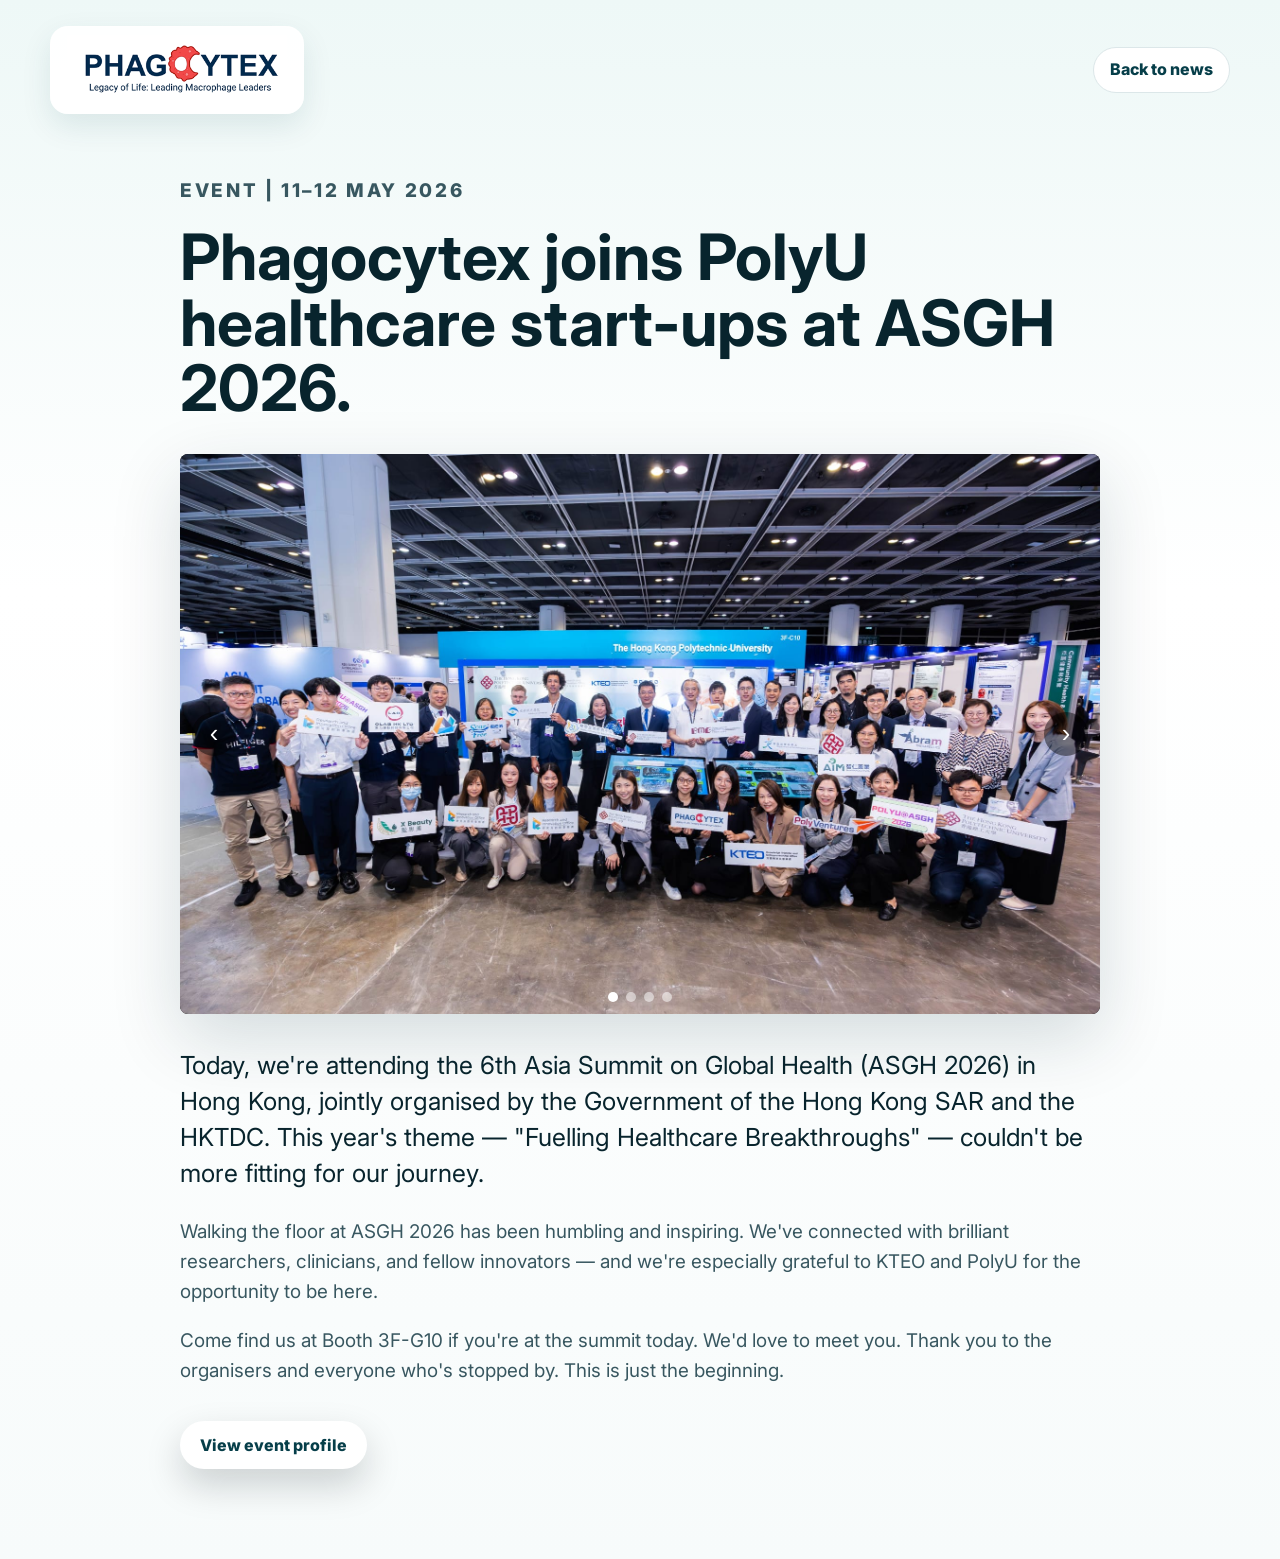
<file: news/asgh-2026.html>
<!doctype html>
<html lang="en">
  <head>
    <meta charset="utf-8" />
    <meta name="viewport" content="width=device-width, initial-scale=1" />
    <title>ASGH 2026 | Phagocytex News</title>
    <link rel="preconnect" href="https://fonts.googleapis.com" />
    <link rel="preconnect" href="https://fonts.gstatic.com" crossorigin />
    <link
      href="https://fonts.googleapis.com/css2?family=Inter:wght@400;500;600;700;800&display=swap"
      rel="stylesheet"
    />
    <link rel="stylesheet" href="../styles.css" />
  </head>
  <body class="detail-page">
    <header class="detail-header">
      <a class="brand" href="../index.html#top" aria-label="Phagocytex home">
        <img src="../assets/phagocytex-logo.png" alt="Phagocytex" />
      </a>
      <a class="detail-back" href="../index.html#news">Back to news</a>
    </header>

    <main class="news-detail">
      <p class="section-kicker">Event | 11–12 May 2026</p>
      <h1>Phagocytex joins PolyU healthcare start-ups at ASGH 2026.</h1>

      <div class="slideshow">
        <div class="slideshow-track">
          <img src="../assets/AGH1.jpeg" alt="Phagocytex team at ASGH 2026 booth" />
          <img src="../assets/AGH2.jpeg" alt="Phagocytex exhibition display at ASGH 2026" />
          <img src="../assets/AGH3.jpeg" alt="Phagocytex team presenting at ASGH 2026" />
          <img src="../assets/AGH4.jpeg" alt="Phagocytex team at the ASGH 2026 main stage" />
        </div>
        <button class="slideshow-btn prev" aria-label="Previous slide">&#8249;</button>
        <button class="slideshow-btn next" aria-label="Next slide">&#8250;</button>
        <div class="slideshow-dots">
          <span class="dot active"></span>
          <span class="dot"></span>
          <span class="dot"></span>
          <span class="dot"></span>
        </div>
      </div>

      <p class="detail-lead">
        Today, we're attending the 6th Asia Summit on Global Health (ASGH 2026) in Hong Kong, jointly organised by the
        Government of the Hong Kong SAR and the HKTDC. This year's theme — "Fuelling Healthcare Breakthroughs" —
        couldn't be more fitting for our journey.
      </p>

      <p>
        Walking the floor at ASGH 2026 has been humbling and inspiring. We've connected with brilliant researchers,
        clinicians, and fellow innovators — and we're especially grateful to KTEO and PolyU for the opportunity to be
        here.
      </p>

      <p>
        Come find us at Booth 3F-G10 if you're at the summit today. We'd love to meet you. Thank you to the organisers
        and everyone who's stopped by. This is just the beginning.
      </p>

      <a
        class="button primary detail-button"
        href="https://www.polyu.edu.hk/kteo/about-kteo/news-and-events/events/2026/05/asgh/"
        target="_blank"
        rel="noopener"
      >
        View event profile
      </a>
    </main>

    <script>
      const track = document.querySelector('.slideshow-track');
      const dots = document.querySelectorAll('.slideshow-dots .dot');
      let current = 0;
      const total = track.children.length;

      function goTo(n) {
        current = (n + total) % total;
        track.style.transform = `translateX(-${current * 100}%)`;
        dots.forEach((d, i) => d.classList.toggle('active', i === current));
      }

      document.querySelector('.slideshow-btn.prev').addEventListener('click', () => goTo(current - 1));
      document.querySelector('.slideshow-btn.next').addEventListener('click', () => goTo(current + 1));
      dots.forEach((d, i) => d.addEventListener('click', () => goTo(i)));

      setInterval(() => goTo(current + 1), 4000);
    </script>
  </body>
</html>
</file>
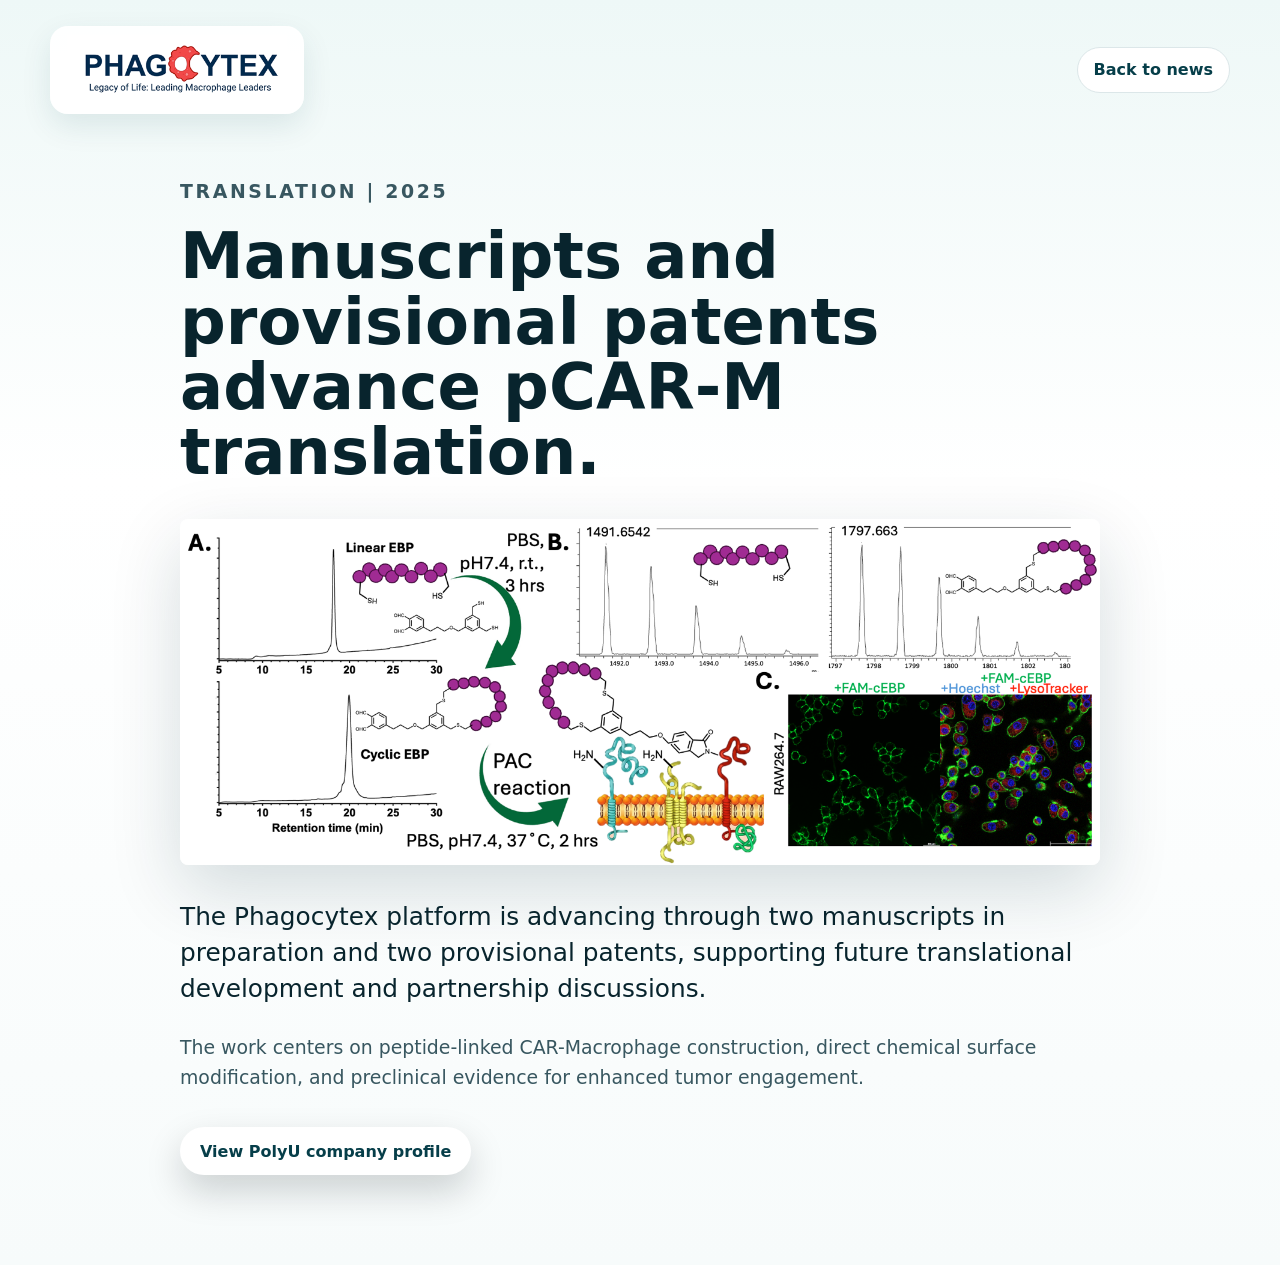
<file: news/ip-translation.html>
<!doctype html>
<html lang="en">
  <head>
    <meta charset="utf-8" />
    <meta name="viewport" content="width=device-width, initial-scale=1" />
    <title>pCAR-M Translation | Phagocytex News</title>
    <link rel="stylesheet" href="../styles.css" />
  </head>
  <body class="detail-page">
    <header class="detail-header">
      <a class="brand" href="../index.html#top" aria-label="Phagocytex home">
        <img src="../assets/phagocytex-logo.png" alt="Phagocytex" />
      </a>
      <a class="detail-back" href="../index.html#news">Back to news</a>
    </header>
    <main class="news-detail">
      <p class="section-kicker">Translation | 2025</p>
      <h1>Manuscripts and provisional patents advance pCAR-M translation.</h1>
      <img class="detail-hero-image" src="../assets/study/image2.png" alt="pCAR-M chemistry and cell-surface conjugation figure" />
      <p class="detail-lead">
        The Phagocytex platform is advancing through two manuscripts in preparation and two provisional patents,
        supporting future translational development and partnership discussions.
      </p>
      <p>
        The work centers on peptide-linked CAR-Macrophage construction, direct chemical surface modification, and
        preclinical evidence for enhanced tumor engagement.
      </p>
      <a class="button primary detail-button" href="https://www.polyu.edu.hk/abct/research/knowledge-transfer/phagocytex-limited/">
        View PolyU company profile
      </a>
    </main>
  </body>
</html>
</file>
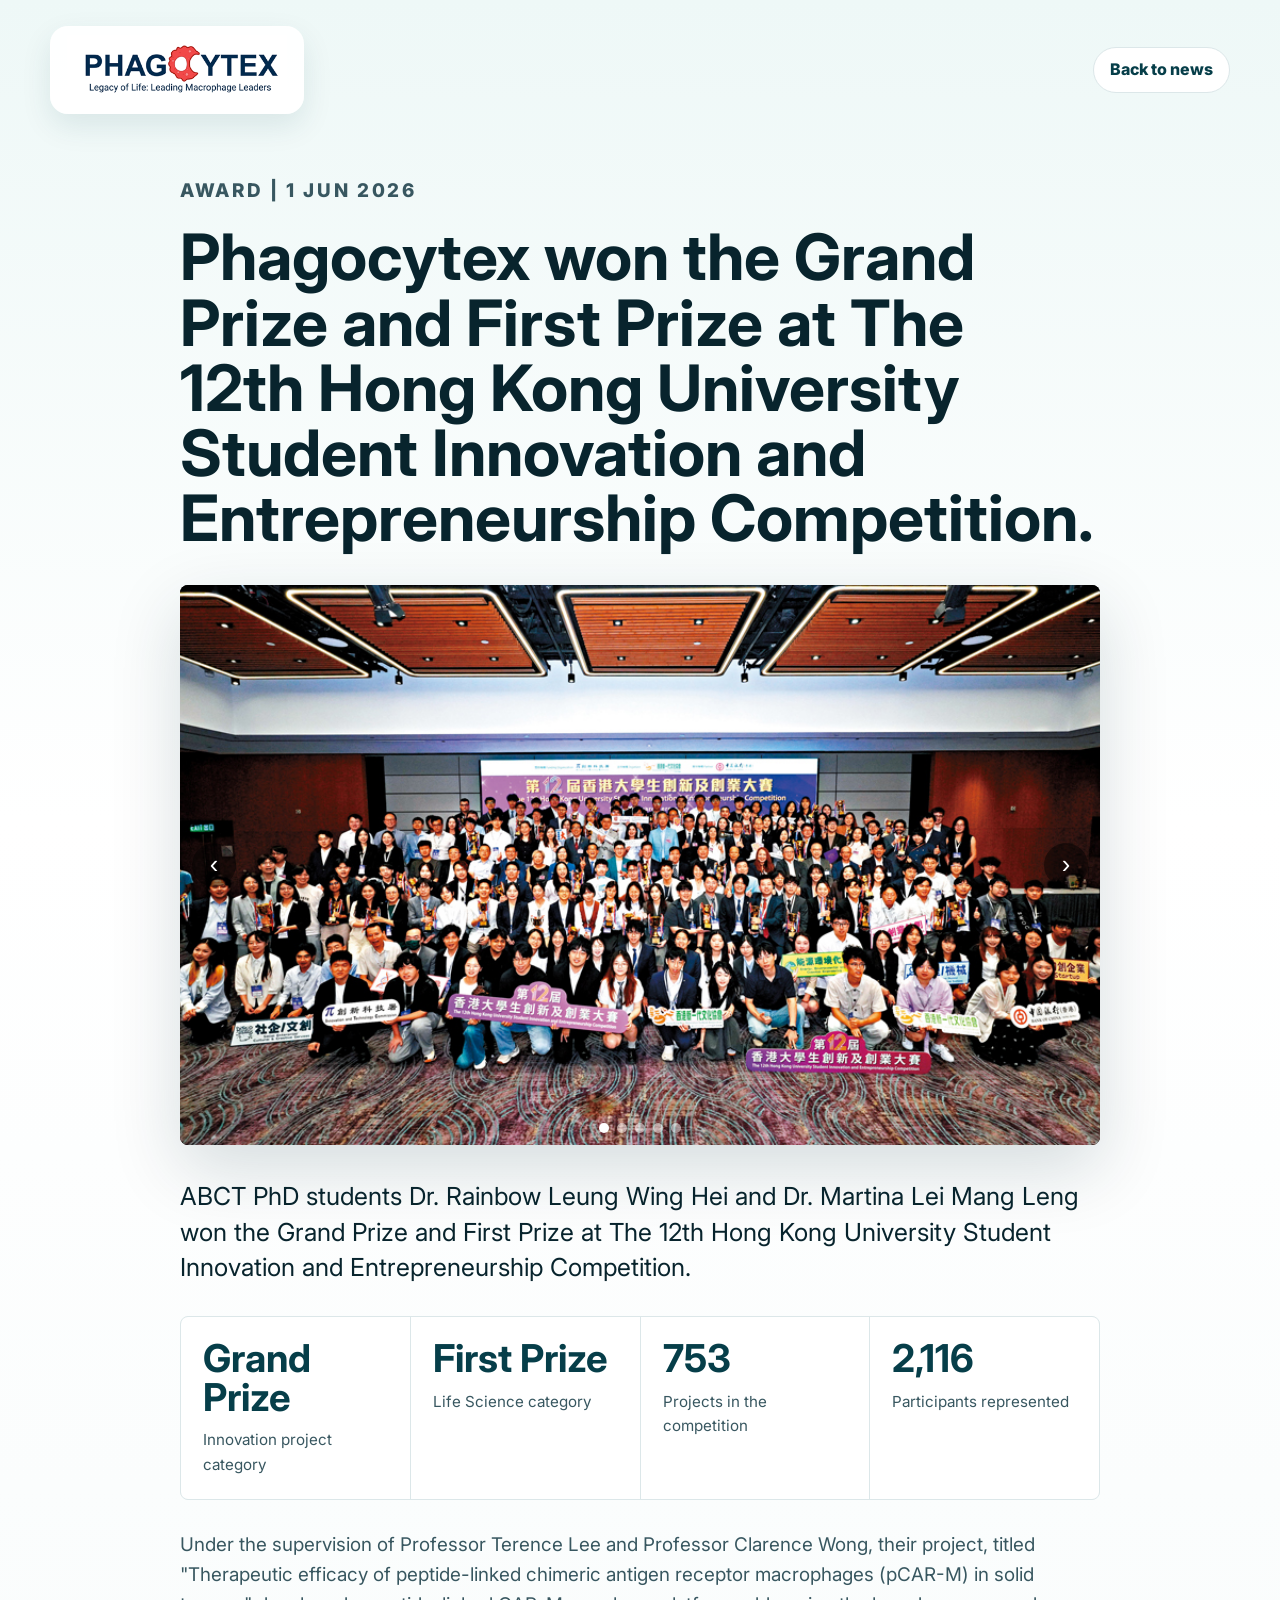
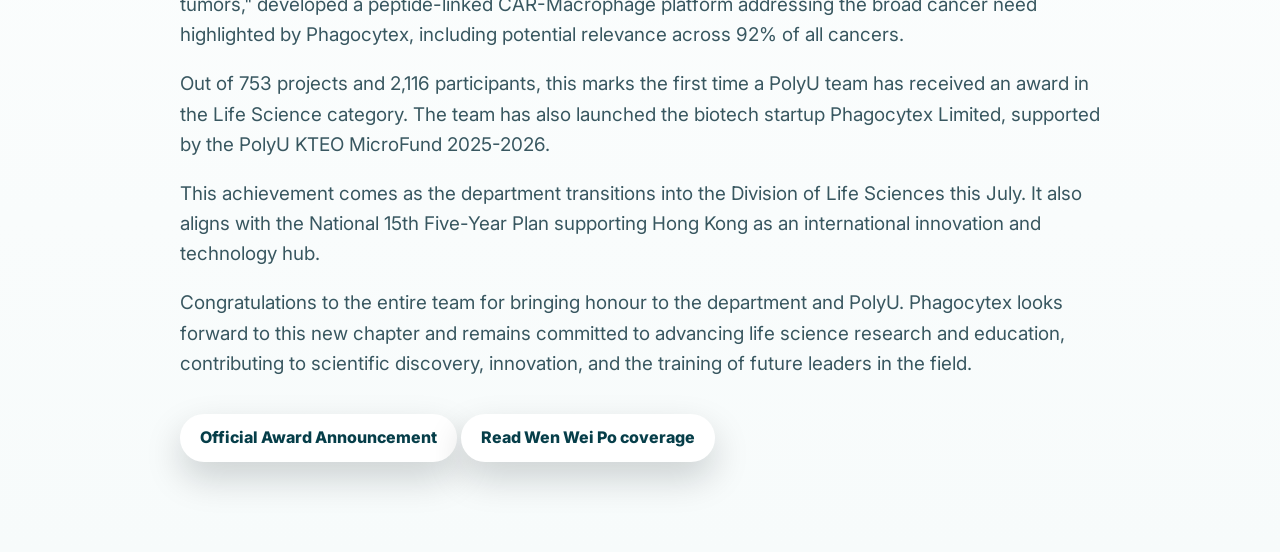
<file: news/life-science-competition.html>
<!doctype html>
<html lang="en">
  <head>
    <meta charset="utf-8" />
    <meta name="viewport" content="width=device-width, initial-scale=1" />
    <title>Historic Life Science Achievement For HK PolyU | Phagocytex News</title>
    <meta
      name="description"
      content="Phagocytex pCAR-M project recognized at The 12th Hong Kong University Student Innovation and Entrepreneurship Competition."
    />
    <link rel="preconnect" href="https://fonts.googleapis.com" />
    <link rel="preconnect" href="https://fonts.gstatic.com" crossorigin />
    <link
      href="https://fonts.googleapis.com/css2?family=Inter:wght@400;500;600;700;800&display=swap"
      rel="stylesheet"
    />
    <link rel="stylesheet" href="../styles.css" />
  </head>
  <body class="detail-page">
    <header class="detail-header">
      <a class="brand" href="../index.html#top" aria-label="Phagocytex home">
        <img src="../assets/phagocytex-logo.png" alt="Phagocytex" />
      </a>
      <a class="detail-back" href="../index.html#news">Back to news</a>
    </header>

    <main class="news-detail">
      <p class="section-kicker">Award | 1 Jun 2026</p>
      <h1>Phagocytex won the Grand Prize and First Prize at The 12th Hong Kong University Student Innovation and Entrepreneurship Competition.</h1>
      <div class="slideshow">
        <div class="slideshow-track">
          <img src="../assets/news-life-science-competition.jpg" alt="Rainbow Leung and Martina Lei presenting the pCAR-M project" />
          <img src="../assets/award1.jpeg" alt="Team receiving Grand Prize and First Prize cheques" />
          <img src="../assets/award2.jpg" alt="Team on stage receiving Grand Prize at the 12th HK University Student Innovation and Entrepreneurship Competition" />
          <img src="../assets/award3.jpeg" alt="Award ceremony at the 12th HK University Student Innovation and Entrepreneurship Competition" />
          <img src="../assets/award4.jpeg" alt="Phagocytex team at the 12th HK University Student Innovation and Entrepreneurship Competition" />
        </div>
        <button class="slideshow-btn prev" aria-label="Previous slide">&#8249;</button>
        <button class="slideshow-btn next" aria-label="Next slide">&#8250;</button>
        <div class="slideshow-dots">
          <span class="dot active"></span>
          <span class="dot"></span>
          <span class="dot"></span>
          <span class="dot"></span>
          <span class="dot"></span>
        </div>
      </div>
      <p class="detail-lead">
        ABCT PhD students Dr. Rainbow Leung Wing Hei and Dr. Martina Lei Mang Leng won the Grand Prize and First Prize
        at The 12th Hong Kong University Student Innovation and Entrepreneurship Competition.
      </p>

      <section class="detail-facts" aria-label="Award highlights">
        <div>
          <strong>Grand Prize</strong>
          <span>Innovation project category</span>
        </div>
        <div>
          <strong>First Prize</strong>
          <span>Life Science category</span>
        </div>
        <div>
          <strong>753</strong>
          <span>Projects in the competition</span>
        </div>
        <div>
          <strong>2,116</strong>
          <span>Participants represented</span>
        </div>
      </section>

      <p>
        Under the supervision of Professor Terence Lee and Professor Clarence Wong, their project, titled "Therapeutic
        efficacy of peptide-linked chimeric antigen receptor macrophages (pCAR-M) in solid tumors," developed a
        peptide-linked CAR-Macrophage platform addressing the broad cancer need highlighted by Phagocytex, including
        potential relevance across 92% of all cancers.
      </p>
      <p>
        Out of 753 projects and 2,116 participants, this marks the first time a PolyU team has received an award in the
        Life Science category. The team has also launched the biotech startup Phagocytex Limited, supported by the PolyU
        KTEO MicroFund 2025-2026.
      </p>
      <p>
        This achievement comes as the department transitions into the Division of Life Sciences this July. It also aligns
        with the National 15th Five-Year Plan supporting Hong Kong as an international innovation and technology hub.
      </p>
      <p>
        Congratulations to the entire team for bringing honour to the department and PolyU. Phagocytex looks forward to
        this new chapter and remains committed to advancing life science research and education, contributing to
        scientific discovery, innovation, and the training of future leaders in the field.
      </p>
      <a class="button primary detail-button" href="https://iec.newgen.org.hk/act-album/%e7%ac%ac12%e5%b1%86%e9%a6%99%e6%b8%af%e5%a4%a7%e5%ad%b8%e7%94%9f%e5%89%b5%e6%96%b0%e5%8f%8a%e5%89%b5%e6%a5%ad%e5%a4%a7%e8%b3%bd-%e9%a0%92%e7%8d%8e%e5%85%b8%e7%a6%ae%e8%8a%b1%e7%b5%ae/" target="_blank" rel="noopener">
        Official Award Announcement
      </a>
      <a class="button primary detail-button" href="https://www.wenweipo.com/a/202605/31/AP6a1b4d36e4b0b49ad1bd6608.html" target="_blank" rel="noopener">
        Read Wen Wei Po coverage
      </a>
    </main>
    <script>
      const track = document.querySelector('.slideshow-track');
      const dots = document.querySelectorAll('.slideshow-dots .dot');
      let current = 0;
      const total = track.children.length;

      function goTo(n) {
        current = (n + total) % total;
        track.style.transform = `translateX(-${current * 100}%)`;
        dots.forEach((d, i) => d.classList.toggle('active', i === current));
      }

      document.querySelector('.slideshow-btn.prev').addEventListener('click', () => goTo(current - 1));
      document.querySelector('.slideshow-btn.next').addEventListener('click', () => goTo(current + 1));
      dots.forEach((d, i) => d.addEventListener('click', () => goTo(i)));

      setInterval(() => goTo(current + 1), 4000);
    </script>
  </body>
</html>
</file>
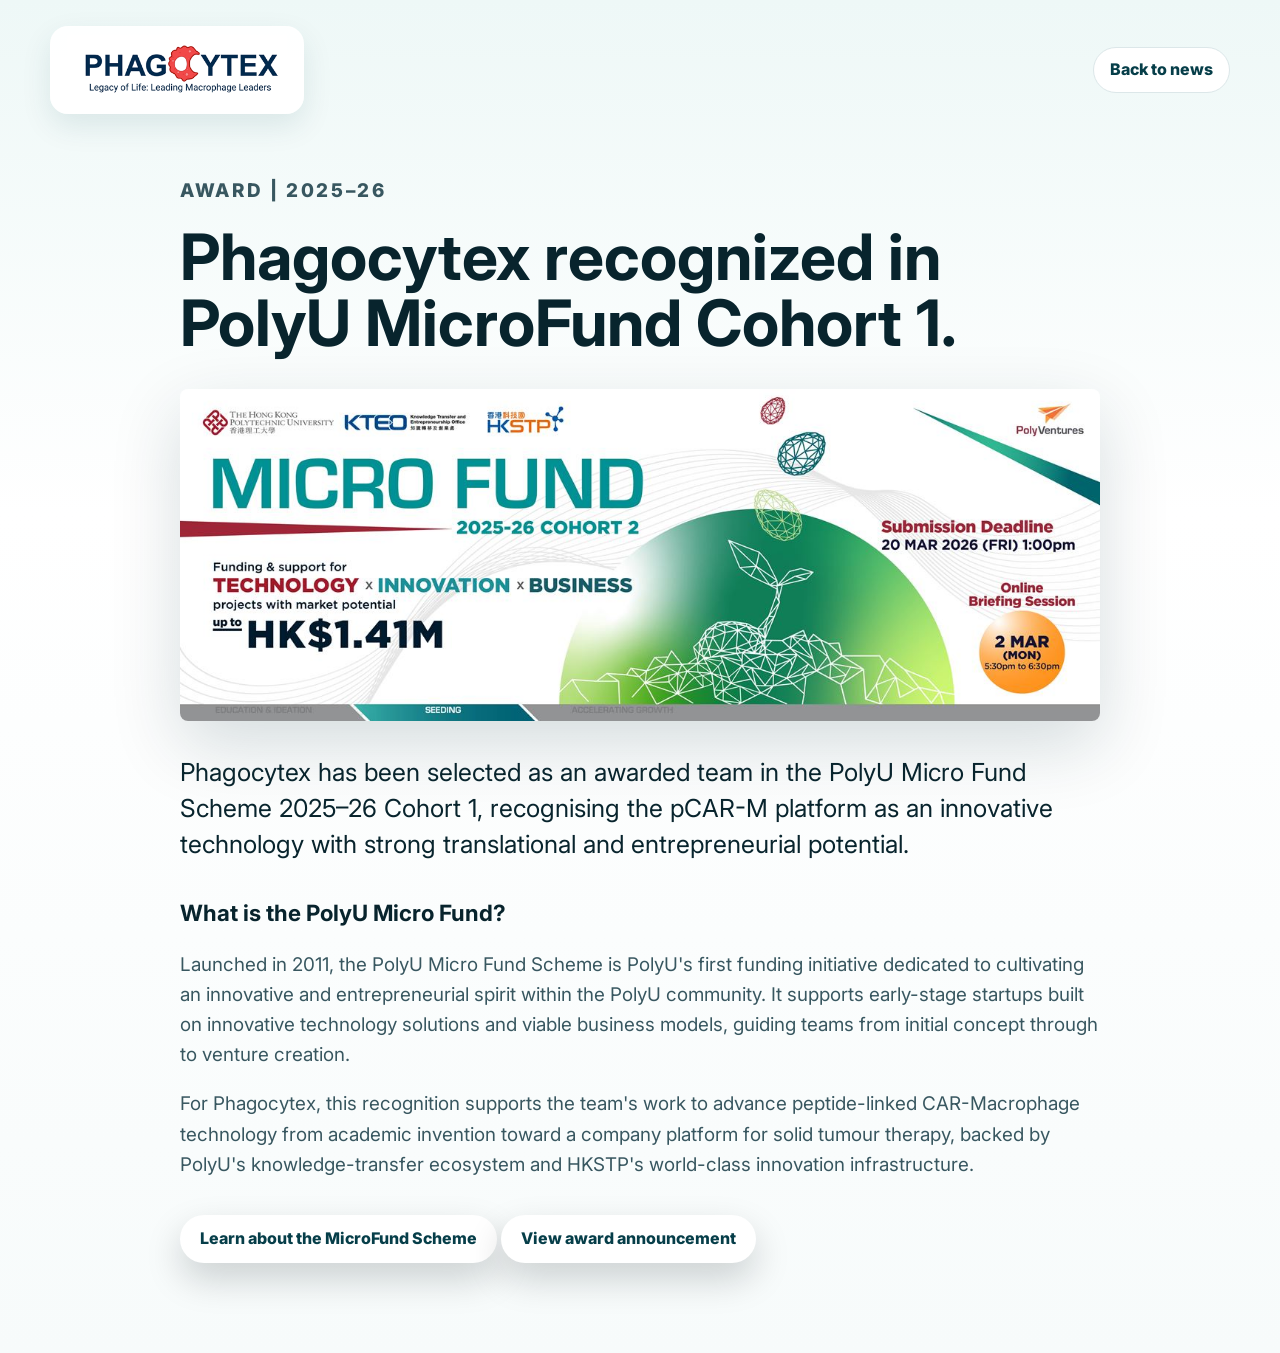
<file: news/polyu-microfund.html>
<!doctype html>
<html lang="en">
  <head>
    <meta charset="utf-8" />
    <meta name="viewport" content="width=device-width, initial-scale=1" />
    <title>PolyU-MicroFund Recognition | Phagocytex News</title>
    <link rel="preconnect" href="https://fonts.googleapis.com" />
    <link rel="preconnect" href="https://fonts.gstatic.com" crossorigin />
    <link
      href="https://fonts.googleapis.com/css2?family=Inter:wght@400;500;600;700;800&display=swap"
      rel="stylesheet"
    />
    <link rel="stylesheet" href="../styles.css" />
  </head>
  <body class="detail-page">
    <header class="detail-header">
      <a class="brand" href="../index.html#top" aria-label="Phagocytex home">
        <img src="../assets/phagocytex-logo.png" alt="Phagocytex" />
      </a>
      <a class="detail-back" href="../index.html#news">Back to news</a>
    </header>

    <main class="news-detail">
      <p class="section-kicker">Award | 2025–26</p>
      <h1>Phagocytex recognized in PolyU MicroFund Cohort 1.</h1>

      <img
        class="detail-hero-image"
        src="../assets/microfund.jpg"
        alt="Phagocytex recognized in PolyU MicroFund Cohort 1"
      />

      <p class="detail-lead">
        Phagocytex has been selected as an awarded team in the PolyU Micro Fund Scheme 2025–26 Cohort 1, recognising
        the pCAR-M platform as an innovative technology with strong translational and entrepreneurial potential.
      </p>

      <h2 style="font-size:1.4rem; margin: 32px 0 12px;">What is the PolyU Micro Fund?</h2>
      <p>
        Launched in 2011, the PolyU Micro Fund Scheme is PolyU's first funding initiative dedicated to cultivating an
        innovative and entrepreneurial spirit within the PolyU community. It supports early-stage startups built on
        innovative technology solutions and viable business models, guiding teams from initial concept through to
        venture creation.
      </p>

      <p>
        For Phagocytex, this recognition supports the team's work to advance peptide-linked CAR-Macrophage technology
        from academic invention toward a company platform for solid tumour therapy, backed by PolyU's knowledge-transfer
        ecosystem and HKSTP's world-class innovation infrastructure.
      </p>

      <a
        class="button primary detail-button"
        href="https://www.polyu.edu.hk/kteo/entrepreneurship/funding_investment/polyu-micro-fund-scheme/"
        target="_blank"
        rel="noopener"
      >
        Learn about the MicroFund Scheme
      </a>
      <a
        class="button primary detail-button"
        href="https://www.instagram.com/p/DZCqcnPgb-P/"
        target="_blank"
        rel="noopener"
      >
        View award announcement
      </a>
    </main>
  </body>
</html>
</file>
<file: styles.css>
:root {
  color-scheme: light;
  --ink: #08242d;
  --ink-soft: #385760;
  --muted: #6d8187;
  --line: #dce7e9;
  --paper: #f7fbfb;
  --white: #ffffff;
  --teal: #086d78;
  --teal-deep: #063e49;
  --teal-light: #d9f2ef;
  --cyan: #44b7bd;
  --amber: #c9923d;
  --shadow: 0 24px 70px rgba(4, 45, 55, 0.16);
  --radius: 8px;
  --max: 1180px;
}

* {
  box-sizing: border-box;
}

html {
  scroll-behavior: smooth;
  overflow-x: hidden;
}

body {
  margin: 0;
  overflow-x: hidden;
  background: var(--paper);
  color: var(--ink);
  font-family: "Inter", system-ui, -apple-system, BlinkMacSystemFont, "Segoe UI", sans-serif;
  line-height: 1.6;
}

body.nav-open {
  overflow: hidden;
}

.scroll-progress {
  position: fixed;
  z-index: 40;
  top: 0;
  left: 0;
  width: 100%;
  height: 3px;
  background: linear-gradient(90deg, var(--cyan), var(--amber));
  transform: scaleX(var(--scroll-progress, 0));
  transform-origin: left center;
}

a {
  color: inherit;
  text-decoration: none;
}

img {
  display: block;
  max-width: 100%;
}

.site-header {
  position: fixed;
  z-index: 20;
  top: 0;
  left: 0;
  right: 0;
  display: flex;
  align-items: center;
  justify-content: space-between;
  gap: 24px;
  padding: 18px clamp(20px, 4vw, 56px);
  color: var(--white);
  transition: background 180ms ease, box-shadow 180ms ease, color 180ms ease;
}

.site-header.is-scrolled,
.site-header.is-open {
  background: rgba(255, 255, 255, 0.94);
  color: var(--ink);
  box-shadow: 0 10px 30px rgba(6, 45, 54, 0.1);
  backdrop-filter: blur(16px);
}

.brand {
  display: inline-flex;
  align-items: center;
  min-width: max-content;
  border: 1px solid rgba(255, 255, 255, 0.72);
  border-radius: 18px;
  background: rgba(255, 255, 255, 0.94);
  box-shadow: 0 14px 35px rgba(0, 0, 0, 0.1);
  padding: 8px 16px;
}

.brand img {
  width: 220px;
  height: auto;
}

.main-nav {
  display: flex;
  align-items: center;
  gap: 26px;
  font-size: 0.92rem;
  font-weight: 600;
}

.main-nav a {
  opacity: 0.88;
}

.main-nav a:hover {
  opacity: 1;
}

.nav-cta {
  padding: 10px 16px;
  border: 1px solid currentColor;
  border-radius: 999px;
}

.nav-toggle {
  display: none;
  width: 44px;
  height: 44px;
  border: 1px solid rgba(255, 255, 255, 0.42);
  border-radius: 999px;
  background: rgba(255, 255, 255, 0.12);
  color: currentColor;
}

.site-header.is-scrolled .nav-toggle,
.site-header.is-open .nav-toggle {
  border-color: var(--line);
}

.nav-toggle span {
  display: block;
  width: 18px;
  height: 2px;
  margin: 4px auto;
  background: currentColor;
  border-radius: 99px;
}

.hero {
  position: relative;
  min-height: 760px;
  overflow: hidden;
  isolation: isolate;
  background: var(--teal-deep);
  color: var(--white);
}

.hero-media,
.hero-fallback,
.hero-overlay {
  position: absolute;
  inset: 0;
}

.hero-media,
.hero-fallback {
  width: 100%;
  height: 100%;
  object-fit: cover;
  object-position: 58% center;
  transform: scale(calc(1.04 + var(--hero-progress, 0) * 0.06)) translateY(calc(var(--hero-progress, 0) * 38px));
  transform-origin: center;
  transition: transform 120ms linear;
}

.hero-media {
  z-index: -2;
}

.hero-fallback {
  z-index: -3;
}

.hero-overlay {
  z-index: -1;
  background:
    linear-gradient(90deg, rgba(2, 28, 35, 0.92) 0%, rgba(4, 45, 54, 0.82) 33%, rgba(4, 45, 54, 0.38) 65%, rgba(2, 28, 35, 0.16) 100%),
    linear-gradient(180deg, rgba(3, 31, 39, 0.32) 0%, rgba(3, 31, 39, 0.05) 55%, rgba(3, 31, 39, 0.76) 100%);
}

.hero-content {
  width: min(660px, calc(100% - 40px));
  padding: 138px 0 170px;
  margin-left: clamp(20px, 7vw, 96px);
  transform: translateY(calc(var(--hero-progress, 0) * 28px));
  transition: transform 120ms linear;
}

.eyebrow,
.section-kicker {
  margin: 0 0 18px;
  color: var(--cyan);
  font-size: 0.78rem;
  font-weight: 800;
  letter-spacing: 0.14em;
  text-transform: uppercase;
}

.hero h1,
.section h2,
.contact h2 {
  margin: 0;
  line-height: 1.02;
  letter-spacing: 0;
}

.hero h1 {
  max-width: 760px;
  font-size: clamp(3rem, 6.2vw, 5.9rem);
}

.hero-copy {
  max-width: 590px;
  margin: 28px 0 0;
  color: rgba(255, 255, 255, 0.82);
  font-size: clamp(1.05rem, 1.4vw, 1.28rem);
}

.hero-actions {
  display: flex;
  flex-wrap: wrap;
  gap: 14px;
  margin-top: 36px;
}

.button {
  display: inline-flex;
  min-height: 48px;
  align-items: center;
  justify-content: center;
  border-radius: 999px;
  padding: 13px 20px;
  font-weight: 800;
  line-height: 1.2;
  transition: transform 180ms ease, box-shadow 180ms ease, background 180ms ease;
}

.button:hover {
  transform: translateY(-2px);
}

.reveal {
  opacity: 0;
  transform: translateY(36px) scale(0.985);
  transition:
    opacity 750ms ease,
    transform 750ms cubic-bezier(0.16, 1, 0.3, 1);
  transition-delay: calc(var(--reveal-index, 0) * 80ms);
}

.reveal.is-visible {
  opacity: 1;
  transform: translateY(0) scale(1);
}

/* Directional variants */
.reveal--left {
  transform: translateX(-48px) scale(0.97);
}
.reveal--right {
  transform: translateX(48px) scale(0.97);
}
.reveal--left.is-visible,
.reveal--right.is-visible {
  transform: translateX(0) scale(1);
}

.section-heading.reveal {
  transform: translateY(44px);
}

.study-hero-figure.reveal,
.study-data-figure.reveal,
.news-card.reveal,
.study-card.reveal,
.feature-card.reveal,
.pipeline-board.reveal {
  transform: translateY(48px) scale(0.96);
}

.study-hero-figure.reveal.is-visible,
.study-data-figure.reveal.is-visible,
.news-card.reveal.is-visible,
.study-card.reveal.is-visible,
.feature-card.reveal.is-visible,
.pipeline-board.reveal.is-visible {
  transform: translateY(0) scale(1);
}

/* Feature cards: left → up → right */
.feature-card.reveal:nth-child(1) { transform: translateX(-48px) scale(0.97); }
.feature-card.reveal:nth-child(3) { transform: translateX(48px) scale(0.97); }
.feature-card.reveal:nth-child(1).is-visible,
.feature-card.reveal:nth-child(3).is-visible { transform: translateX(0) scale(1); }

/* Science flow articles: left → up → right */
.science-flow article.reveal:nth-child(1) { transform: translateX(-52px); }
.science-flow article.reveal:nth-child(3) { transform: translateX(52px); }
.science-flow article.reveal:nth-child(1).is-visible,
.science-flow article.reveal:nth-child(3).is-visible { transform: translateX(0); }

/* Team grid: alternate left/right */
.team-grid article.reveal:nth-child(odd)  { transform: translateX(-40px); }
.team-grid article.reveal:nth-child(even) { transform: translateX(40px); }
.team-grid article.reveal:nth-child(odd).is-visible,
.team-grid article.reveal:nth-child(even).is-visible { transform: translateX(0); }

/* Image zoom-in on cards */
.news-card.reveal .news-photo,
.study-card.reveal img {
  transform: scale(1.06);
  transition: transform 950ms cubic-bezier(0.16, 1, 0.3, 1);
}

.news-card.reveal.is-visible .news-photo,
.study-card.reveal.is-visible img {
  transform: scale(1);
}

/* Metric counter pop */
.metric.reveal strong {
  transform: translateY(12px);
  transition: transform 750ms cubic-bezier(0.16, 1, 0.3, 1);
}

.metric.reveal.is-visible strong {
  transform: translateY(0);
}

/* Parallax on study hero image */
.study-hero-figure img {
  will-change: transform;
  transition: transform 0.1s linear;
}

/* Hero panel items slide in from the right */
.hero-panel > div.reveal {
  transform: translateX(40px);
}
.hero-panel > div.reveal.is-visible {
  transform: translateX(0);
}

/* Intro section: kicker from left, text from right */
.intro .section-grid > *:first-child.reveal {
  transform: translateX(-36px);
}
.intro .section-grid > *:last-child.reveal {
  transform: translateX(36px);
}
.intro .section-grid > *.reveal.is-visible {
  transform: translateX(0);
}

.button.primary {
  background: var(--white);
  color: var(--teal-deep);
  box-shadow: 0 16px 36px rgba(1, 18, 24, 0.18);
}

.button.secondary {
  border: 1px solid rgba(255, 255, 255, 0.46);
  color: var(--white);
}

.contact-card .button.primary {
  background: var(--teal-deep);
  color: var(--white);
  box-shadow: none;
}

.hero-panel {
  position: absolute;
  right: clamp(20px, 5vw, 72px);
  bottom: 30px;
  display: grid;
  width: min(760px, calc(100% - 40px));
  grid-template-columns: repeat(3, 1fr);
  border: 1px solid rgba(255, 255, 255, 0.2);
  border-radius: var(--radius);
  background: rgba(4, 34, 42, 0.58);
  box-shadow: 0 30px 90px rgba(0, 0, 0, 0.22);
  backdrop-filter: blur(18px);
  transform: translateY(calc(var(--hero-progress, 0) * -18px));
  transition: transform 120ms linear;
}

.hero-panel div {
  padding: 18px;
}

.hero-panel div + div {
  border-left: 1px solid rgba(255, 255, 255, 0.18);
}

.hero-panel strong {
  display: block;
  font-size: 1.18rem;
}

.hero-panel span {
  display: block;
  margin-top: 6px;
  color: rgba(255, 255, 255, 0.68);
  font-size: 0.88rem;
  line-height: 1.45;
}

.section {
  padding: 96px clamp(20px, 5vw, 72px);
}

.section-grid,
.section-heading,
.translation,
.contact,
.site-footer {
  width: min(var(--max), 100%);
  margin: 0 auto;
}

.section-grid {
  display: grid;
  grid-template-columns: 220px minmax(0, 1fr);
  gap: clamp(28px, 6vw, 72px);
  align-items: start;
}

.intro {
  background: var(--white);
}

.intro h2,
.section-heading h2,
.translation h2,
.contact h2 {
  color: var(--ink);
  font-size: clamp(2.1rem, 4vw, 4.4rem);
}

.intro p:not(.section-kicker),
.section-heading p:not(.section-kicker),
.translation p,
.contact p,
.feature-card p,
.study-card p,
.news-card p,
.science-flow p,
.team-grid p,
.pipeline-program span,
.pipeline-legend p,
.timeline p {
  color: var(--ink-soft);
}

.intro p:not(.section-kicker) {
  max-width: 800px;
  margin: 24px 0 0;
  font-size: 1.18rem;
}

.platform-band {
  background: linear-gradient(180deg, #edf7f7 0%, #f7fbfb 100%);
}

.section-heading {
  margin-bottom: 44px;
}

.section-heading p:not(.section-kicker) {
  max-width: 760px;
  margin: 22px 0 0;
  font-size: 1.08rem;
}

.section-heading.narrow {
  max-width: 850px;
  margin-left: 0;
}

.feature-grid,
.team-grid {
  display: grid;
  width: min(var(--max), 100%);
  grid-template-columns: repeat(3, 1fr);
  gap: 18px;
  margin: 0 auto;
}

.feature-card,
.team-grid article,
.contact-card {
  border: 1px solid var(--line);
  border-radius: var(--radius);
  background: var(--white);
}

.feature-card {
  min-height: 310px;
  padding: 28px;
  box-shadow: 0 18px 45px rgba(6, 68, 78, 0.08);
}

.feature-icon {
  display: inline-grid;
  width: 52px;
  height: 52px;
  place-items: center;
  border-radius: 50%;
  background: var(--teal-light);
  color: var(--teal);
  font-weight: 800;
}

.feature-card h3,
.science-flow h3,
.team-grid h3,
.contact-card h3 {
  margin: 26px 0 10px;
  color: var(--ink);
  font-size: 1.32rem;
  line-height: 1.2;
}

.science {
  overflow: hidden;
  background: var(--white);
}

.science-flow {
  display: grid;
  width: min(var(--max), 100%);
  grid-template-columns: repeat(3, 1fr);
  gap: 1px;
  margin: 0 auto;
  border: 1px solid var(--line);
  border-radius: var(--radius);
  background: var(--line);
  overflow: hidden;
}

.science-flow article {
  position: relative;
  min-height: 270px;
  padding: 34px;
  background: var(--white);
}

.science-flow article::after {
  content: "";
  position: absolute;
  top: 41px;
  right: -14px;
  z-index: 2;
  width: 28px;
  height: 28px;
  border-top: 1px solid var(--line);
  border-right: 1px solid var(--line);
  background: var(--white);
  transform: rotate(45deg);
}

.science-flow article:last-child::after {
  display: none;
}

.science-flow span,
.study-card span,
.timeline span {
  color: var(--amber);
  font-size: 0.78rem;
  font-weight: 800;
  letter-spacing: 0.12em;
  text-transform: uppercase;
}

.concept-study {
  background:
    linear-gradient(180deg, #f7fbfb 0%, #ffffff 48%, #eef8f7 100%);
}

.study-hero-figure,
.study-grid,
.study-data-figure {
  width: min(var(--max), 100%);
  margin: 0 auto;
}

.study-hero-figure,
.study-data-figure {
  overflow: hidden;
  border: 1px solid var(--line);
  border-radius: var(--radius);
  background: var(--white);
  box-shadow: 0 22px 60px rgba(6, 68, 78, 0.1);
}

.study-hero-figure img {
  width: 100%;
  height: auto;
  aspect-ratio: 1409 / 705;
  object-fit: contain;
  padding: clamp(8px, 1.5vw, 16px);
  background: var(--white);
}

.study-hero-figure figcaption {
  margin: 0;
  padding: 18px 22px;
  border-top: 1px solid var(--line);
  color: var(--ink-soft);
  font-size: 0.95rem;
}

.study-data-figure {
  margin-top: 24px;
}

.study-data-figure img {
  width: 100%;
  height: auto;
  aspect-ratio: 1810 / 1032;
  object-fit: contain;
  padding: clamp(8px, 1.4vw, 16px);
  background: var(--white);
}

.study-data-figure figcaption {
  display: grid;
  gap: 10px;
  margin: 0;
  padding: 24px;
  border-top: 1px solid var(--line);
  background:
    linear-gradient(135deg, rgba(247, 251, 251, 0.98), rgba(255, 255, 255, 0.98));
}

.study-data-figure span {
  color: var(--amber);
  font-size: 0.78rem;
  font-weight: 800;
  letter-spacing: 0.12em;
  text-transform: uppercase;
}

.study-data-figure strong {
  max-width: 900px;
  color: var(--ink);
  font-size: clamp(1.25rem, 2vw, 1.9rem);
  line-height: 1.18;
}

.study-data-figure p {
  max-width: 980px;
  margin: 0;
  color: var(--ink-soft);
  font-size: 1rem;
}

.study-grid {
  display: grid;
  grid-template-columns: repeat(3, 1fr);
  gap: 18px;
  margin-top: 22px;
}

.study-card {
  overflow: hidden;
  border: 1px solid var(--line);
  border-radius: var(--radius);
  background: var(--white);
  box-shadow: 0 18px 45px rgba(6, 68, 78, 0.08);
}

.study-card img {
  width: 100%;
  aspect-ratio: 16 / 9;
  object-fit: contain;
  background: #ffffff;
  border-bottom: 1px solid var(--line);
}

.study-card div {
  padding: 22px;
}

.study-card h3 {
  margin: 10px 0;
  color: var(--ink);
  font-size: 1.2rem;
  line-height: 1.25;
}

.study-card p {
  margin: 0;
  font-size: 0.95rem;
}

.metrics {
  display: grid;
  grid-template-columns: repeat(3, 1fr);
  gap: 1px;
  padding-top: 0;
  padding-bottom: 0;
  background: var(--teal-deep);
}

.metric {
  padding: 54px clamp(24px, 4vw, 58px);
  color: var(--white);
}

.metric + .metric {
  border-left: 1px solid rgba(255, 255, 255, 0.12);
}

.metric strong {
  display: block;
  color: var(--white);
  font-size: clamp(3rem, 5vw, 5rem);
  line-height: 1;
}

.metric span {
  display: block;
  max-width: 360px;
  margin-top: 14px;
  color: rgba(255, 255, 255, 0.68);
}

.translation {
  display: grid;
  grid-template-columns: minmax(0, 0.95fr) minmax(320px, 0.78fr);
  gap: clamp(32px, 7vw, 92px);
  align-items: center;
}

.translation-copy p:not(.section-kicker) {
  max-width: 680px;
  margin-top: 24px;
  font-size: 1.08rem;
}

.timeline {
  border-left: 2px solid var(--teal-light);
}

.timeline-item {
  position: relative;
  padding: 0 0 32px 30px;
}

.timeline-item:last-child {
  padding-bottom: 0;
}

.timeline-item::before {
  content: "";
  position: absolute;
  left: -9px;
  top: 5px;
  width: 16px;
  height: 16px;
  border: 4px solid var(--paper);
  border-radius: 50%;
  background: var(--teal);
}

.timeline p {
  margin: 7px 0 0;
}

.timeline a {
  display: inline-flex;
  margin-left: 6px;
  color: var(--teal);
  font-weight: 800;
}

.news {
  background: var(--white);
}

.news-grid {
  display: grid;
  width: min(var(--max), 100%);
  grid-template-columns: repeat(3, 1fr);
  gap: 18px;
  margin: 0 auto;
}

.news-card {
  display: flex;
  min-height: 330px;
  flex-direction: column;
  align-items: flex-start;
  border: 1px solid var(--line);
  border-radius: var(--radius);
  background: var(--paper);
  overflow: hidden;
  box-shadow: 0 18px 45px rgba(6, 68, 78, 0.07);
  text-decoration: none;
  transition: transform 180ms ease, box-shadow 180ms ease, border-color 180ms ease;
}

.news-card:hover {
  border-color: rgba(8, 109, 120, 0.28);
  box-shadow: 0 24px 60px rgba(6, 68, 78, 0.13);
  transform: translateY(-3px);
}

.news-card.featured {
  grid-row: auto;
  background:
    linear-gradient(160deg, rgba(6, 62, 73, 0.97), rgba(8, 109, 120, 0.88)),
    radial-gradient(circle at 88% 10%, rgba(68, 183, 189, 0.35), transparent 32%);
  color: var(--white);
}

.news-photo {
  width: 100%;
  aspect-ratio: 16 / 9;
  object-fit: cover;
  background: var(--white);
  border-bottom: 1px solid rgba(8, 109, 120, 0.12);
}

.news-card.featured .news-photo {
  aspect-ratio: 1.55 / 1;
  border-bottom-color: rgba(255, 255, 255, 0.14);
}

.news-photo.logo-photo {
  object-fit: contain;
  padding: 32px;
  background: var(--white);
}

.news-meta {
  display: flex;
  width: auto;
  align-items: center;
  flex-wrap: nowrap;
  overflow: hidden;
  justify-content: space-between;
  gap: 18px;
  margin: 24px 26px 18px;
}

.news-meta span,
.news-meta time {
  font-size: 0.76rem;
  font-weight: 800;
  letter-spacing: 0.1em;
  text-transform: uppercase;
}

.news-meta span {
  color: var(--amber);
}

.news-meta time {
  color: var(--muted);
}

.news-card.featured .news-meta time,
.news-card.featured p {
  color: rgba(255, 255, 255, 0.72);
}

.news-card h3 {
  margin: 0 26px 28px;
  color: var(--ink);
  font-size: clamp(1.35rem, 2vw, 1.8rem);
  line-height: 1.16;
}

.news-card.featured h3 {
  color: var(--white);
  font-size: clamp(1.35rem, 2vw, 1.8rem);
}

.news-card p {
  margin: 18px 26px 0;
}

.team {
  background: var(--white);
}

.team-grid {
  grid-template-columns: repeat(4, 1fr);
}

.team-grid article {
  padding: 24px;
}

.team-grid h3 {
  margin-top: 0;
  font-size: 1.08rem;
}

.team-grid p {
  margin-bottom: 0;
  font-size: 0.93rem;
}

.pipeline {
  background:
    linear-gradient(180deg, #f7fbfb 0%, #ffffff 100%);
}

.pipeline-board {
  width: min(var(--max), 100%);
  margin: 0 auto;
  padding: clamp(18px, 3vw, 32px);
  border: 1px solid var(--line);
  border-radius: var(--radius);
  background: var(--white);
  box-shadow: 0 20px 60px rgba(6, 68, 78, 0.08);
}

.pipeline-axis,
.pipeline-row {
  display: grid;
  grid-template-columns: 190px repeat(4, minmax(0, 1fr));
  gap: 0;
}

.pipeline-axis {
  margin-bottom: 12px;
  color: var(--teal-deep);
  font-size: 0.82rem;
  font-weight: 800;
  letter-spacing: 0.08em;
  text-transform: uppercase;
}

.pipeline-axis span:not(:first-child) {
  padding: 0 18px 12px;
  border-bottom: 1px solid var(--line);
}

.pipeline-row {
  min-height: 92px;
  align-items: center;
  border-bottom: 1px solid rgba(220, 231, 233, 0.84);
}

.pipeline-board.reveal .pipeline-row {
  opacity: 0;
  transform: translateX(-18px);
  transition:
    opacity 620ms ease,
    transform 720ms cubic-bezier(0.16, 1, 0.3, 1);
  transition-delay: calc(180ms + var(--pipeline-row-index, 0) * 120ms);
}

.pipeline-board.reveal.is-visible .pipeline-row {
  opacity: 1;
  transform: translateX(0);
}

.pipeline-row:nth-of-type(2) { --pipeline-row-index: 0; }
.pipeline-row:nth-of-type(3) { --pipeline-row-index: 1; }
.pipeline-row:nth-of-type(4) { --pipeline-row-index: 2; }

.pipeline-row:last-of-type {
  border-bottom: 0;
}

.pipeline-program {
  padding-right: 22px;
}

.pipeline-program strong {
  display: block;
  color: var(--ink);
  font-size: clamp(1.05rem, 1.6vw, 1.35rem);
  line-height: 1.18;
}

.pipeline-program span {
  display: block;
  margin-top: 5px;
  font-size: 0.88rem;
}

.pipeline-track {
  position: relative;
  grid-column: 2 / -1;
  min-height: 46px;
  border-left: 1px solid rgba(220, 231, 233, 0.82);
  background:
    linear-gradient(90deg, rgba(220, 231, 233, 0.82) 1px, transparent 1px) 0 0 / 25% 100%;
}

.pipeline-track::before {
  content: "";
  position: absolute;
  top: 50%;
  right: 0;
  left: 0;
  height: 10px;
  border-radius: 999px;
  background: #edf4f5;
  transform: translateY(-50%);
}

.pipeline-progress {
  position: absolute;
  top: 50%;
  left: 0;
  width: var(--progress);
  height: 14px;
  border-radius: 999px 0 0 999px;
  background: linear-gradient(90deg, var(--teal), var(--cyan));
  box-shadow: 0 10px 22px rgba(8, 109, 120, 0.18);
  transform: translateY(-50%);
}

.pipeline-board.reveal .pipeline-progress {
  width: 0;
  transition:
    width 900ms cubic-bezier(0.16, 1, 0.3, 1),
    box-shadow 900ms ease;
  transition-delay: calc(360ms + var(--pipeline-row-index, 0) * 140ms);
}

.pipeline-board.reveal.is-visible .pipeline-progress {
  width: var(--progress);
}

.pipeline-progress::after {
  content: "";
  position: absolute;
  top: 50%;
  right: -15px;
  border-top: 14px solid transparent;
  border-bottom: 14px solid transparent;
  border-left: 20px solid var(--cyan);
  transform: translateY(-50%);
}

.pipeline-progress-soft {
  background: linear-gradient(90deg, var(--teal-deep), var(--amber));
}

.pipeline-progress-soft::after {
  border-left-color: var(--amber);
}

.pipeline-stage {
  position: absolute;
  top: 50%;
  left: min(calc(var(--progress) + 30px), calc(100% - 116px));
  z-index: 1;
  padding: 6px 10px;
  border: 1px solid rgba(8, 109, 120, 0.2);
  border-radius: var(--radius);
  background: rgba(255, 255, 255, 0.92);
  color: var(--teal-deep);
  font-size: 0.78rem;
  font-weight: 800;
  line-height: 1;
  box-shadow: 0 8px 24px rgba(6, 68, 78, 0.08);
  transform: translateY(-50%);
}

.pipeline-board.reveal .pipeline-stage {
  opacity: 0;
  transform: translateY(-50%) translateX(-8px);
  transition:
    opacity 480ms ease,
    transform 620ms cubic-bezier(0.16, 1, 0.3, 1);
  transition-delay: calc(760ms + var(--pipeline-row-index, 0) * 140ms);
}

.pipeline-board.reveal.is-visible .pipeline-stage {
  opacity: 1;
  transform: translateY(-50%) translateX(0);
}

.pipeline-stage-soft {
  border-color: rgba(201, 146, 61, 0.28);
  color: #835f29;
}

.pipeline-mobile-axis {
  display: none;
}

.pipeline-legend {
  display: flex;
  align-items: center;
  gap: 10px;
  margin-top: 22px;
  padding-top: 20px;
  border-top: 1px solid var(--line);
}

.legend-dot {
  width: 10px;
  height: 10px;
  flex: 0 0 auto;
  border-radius: 50%;
  background: var(--cyan);
  box-shadow: 0 0 0 5px rgba(68, 183, 189, 0.16);
}

.pipeline-legend p {
  margin: 0;
  font-size: 0.92rem;
}

.contact {
  display: grid;
  grid-template-columns: minmax(0, 0.82fr) minmax(420px, 0.9fr);
  gap: clamp(28px, 7vw, 96px);
  align-items: center;
  margin-bottom: 82px;
  padding: clamp(42px, 6vw, 72px);
  border-radius: var(--radius);
  background:
    linear-gradient(135deg, rgba(217, 242, 239, 0.92), rgba(255, 255, 255, 0.96)),
    radial-gradient(circle at 88% 8%, rgba(68, 183, 189, 0.22), transparent 28%);
  box-shadow: var(--shadow);
}

.contact p {
  max-width: 700px;
  font-size: 1.08rem;
}

.social-links {
  display: grid;
  gap: 12px;
  max-width: 560px;
  margin-top: 28px;
}

.social-links a {
  display: grid;
  grid-template-columns: 48px 1fr;
  align-items: center;
  gap: 14px;
  min-height: 74px;
  padding: 13px 16px;
  border: 1px solid rgba(8, 109, 120, 0.16);
  border-radius: var(--radius);
  background: rgba(255, 255, 255, 0.78);
  box-shadow: 0 14px 35px rgba(6, 68, 78, 0.08);
  transition: transform 180ms ease, border-color 180ms ease, box-shadow 180ms ease, background 180ms ease;
}

.social-links a:hover {
  border-color: rgba(8, 109, 120, 0.34);
  background: var(--white);
  box-shadow: 0 18px 44px rgba(6, 68, 78, 0.12);
  transform: translateY(-2px);
}

.social-icon {
  display: inline-flex;
  width: 48px;
  height: 48px;
  align-items: center;
  justify-content: center;
  border-radius: var(--radius);
  background: var(--teal);
  color: var(--white);
  font-size: 1.1rem;
  font-weight: 900;
  line-height: 1;
}

.social-links strong,
.social-links small {
  display: block;
}

.social-links strong {
  color: var(--ink);
  font-size: 1rem;
  line-height: 1.25;
}

.social-links small {
  margin-top: 3px;
  color: var(--muted);
  font-size: 0.88rem;
  line-height: 1.35;
}

.contact-card {
  padding: 28px;
  box-shadow: 0 18px 45px rgba(6, 68, 78, 0.08);
}

.contact-card h3 {
  margin-top: 0;
}

.contact-card p {
  margin-bottom: 22px;
  font-size: 0.98rem;
}

.contact-form {
  display: grid;
  grid-template-columns: repeat(2, 1fr);
  gap: 14px;
}

.contact-form label {
  display: grid;
  gap: 7px;
  color: var(--ink);
  font-size: 0.86rem;
  font-weight: 800;
}

.contact-form label.full,
.contact-form .button,
.form-note {
  grid-column: 1 / -1;
}

.contact-form input,
.contact-form select,
.contact-form textarea {
  width: 100%;
  border: 1px solid var(--line);
  border-radius: var(--radius);
  background: var(--paper);
  color: var(--ink);
  font: inherit;
  font-size: 0.96rem;
  outline: 0;
  padding: 12px 13px;
  transition: border-color 160ms ease, box-shadow 160ms ease, background 160ms ease;
}

.contact-form textarea {
  min-height: 136px;
  resize: vertical;
}

.contact-form input:focus,
.contact-form select:focus,
.contact-form textarea:focus {
  border-color: rgba(8, 109, 120, 0.55);
  background: var(--white);
  box-shadow: 0 0 0 4px rgba(68, 183, 189, 0.14);
}

.contact-form .button {
  width: 100%;
  margin-top: 4px;
  border: 0;
  cursor: pointer;
}

.form-note {
  margin: 0;
  color: var(--muted);
  font-size: 0.86rem;
}

.form-note.is-success {
  color: var(--teal);
  font-weight: 800;
}

.source-link {
  display: inline-flex;
  margin-top: 18px;
  color: var(--teal);
  font-size: 0.94rem;
  font-weight: 800;
}

.site-footer {
  display: flex;
  align-items: flex-start;
  justify-content: space-between;
  gap: 28px;
  padding: 34px clamp(20px, 5vw, 72px) 46px;
  color: var(--muted);
  font-size: 0.88rem;
}

.site-footer p {
  margin: 0;
}

.site-footer p:first-child {
  color: var(--ink);
  font-weight: 800;
}

.footer-social {
  display: flex;
  flex-wrap: wrap;
  gap: 12px;
}

.footer-social a {
  color: var(--teal);
  font-weight: 800;
}

.footer-social a:hover {
  color: var(--teal-deep);
}

.detail-page {
  background: linear-gradient(180deg, #eef8f7 0%, #ffffff 38%, #f7fbfb 100%);
}

.detail-header {
  display: flex;
  width: min(var(--max), calc(100% - 40px));
  align-items: center;
  justify-content: space-between;
  gap: 20px;
  margin: 0 auto;
  padding: 26px 0;
}

.detail-header .brand {
  box-shadow: 0 12px 30px rgba(6, 68, 78, 0.1);
}

.detail-back {
  display: inline-flex;
  min-height: 42px;
  align-items: center;
  border: 1px solid var(--line);
  border-radius: 999px;
  background: var(--white);
  color: var(--teal-deep);
  font-weight: 800;
  padding: 9px 16px;
}

.news-detail {
  width: min(920px, calc(100% - 40px));
  margin: 36px auto 90px;
}

.news-detail h1 {
  margin: 0;
  color: var(--ink);
  font-size: clamp(2.6rem, 5vw, 5.4rem);
  line-height: 1.02;
}

.detail-hero-image {
  width: 100%;
  max-height: 620px;
  margin: 34px 0;
  border-radius: var(--radius);
  object-fit: cover;
  box-shadow: var(--shadow);
}

/* Slideshow */
.slideshow {
  position: relative;
  width: 100%;
  margin: 34px 0;
  border-radius: var(--radius);
  overflow: hidden;
  box-shadow: var(--shadow);
  background: #000;
}
.slideshow-track {
  display: flex;
  transition: transform 0.5s cubic-bezier(.4,0,.2,1);
}
.slideshow-track img {
  min-width: 100%;
  width: 100%;
  max-height: 560px;
  object-fit: cover;
  display: block;
}
.slideshow-btn {
  position: absolute;
  top: 50%;
  transform: translateY(-50%);
  background: rgba(0,0,0,0.45);
  color: #fff;
  border: none;
  border-radius: 50%;
  width: 44px;
  height: 44px;
  font-size: 1.6rem;
  line-height: 1;
  cursor: pointer;
  display: flex;
  align-items: center;
  justify-content: center;
  transition: background 0.2s;
  z-index: 2;
}
.slideshow-btn:hover { background: rgba(0,0,0,0.7); }
.slideshow-btn.prev { left: 12px; }
.slideshow-btn.next { right: 12px; }
.slideshow-dots {
  position: absolute;
  bottom: 12px;
  left: 50%;
  transform: translateX(-50%);
  display: flex;
  gap: 8px;
}
.slideshow-dots .dot {
  width: 10px;
  height: 10px;
  border-radius: 50%;
  background: rgba(255,255,255,0.5);
  cursor: pointer;
  transition: background 0.2s;
}
.slideshow-dots .dot.active { background: #fff; }

.detail-hero-image.logo-detail {
  max-height: 320px;
  padding: clamp(36px, 8vw, 80px);
  background: var(--white);
  object-fit: contain;
}

.news-detail p {
  color: var(--ink-soft);
  font-size: clamp(1.02rem, 1.5vw, 1.18rem);
}

.news-detail .detail-lead {
  color: var(--ink);
  font-size: clamp(1.18rem, 2vw, 1.55rem);
  line-height: 1.45;
}

.detail-facts {
  display: grid;
  grid-template-columns: repeat(4, 1fr);
  gap: 1px;
  margin: 30px 0;
  border: 1px solid var(--line);
  border-radius: var(--radius);
  background: var(--line);
  overflow: hidden;
}

.detail-facts div {
  min-height: 132px;
  background: var(--white);
  padding: 22px;
}

.detail-facts strong {
  display: block;
  color: var(--teal-deep);
  font-size: clamp(1.6rem, 3vw, 2.6rem);
  line-height: 1;
}

.detail-facts span {
  display: block;
  margin-top: 12px;
  color: var(--ink-soft);
  font-size: 0.95rem;
}

.detail-button {
  margin-top: 16px;
  background: var(--teal-deep);
  color: var(--white);
}

@media (max-width: 980px) {
  .site-header {
    padding: 14px 20px;
  }

  .nav-toggle {
    display: inline-block;
  }

  .main-nav {
    position: fixed;
    inset: 70px 14px auto;
    display: none;
    flex-direction: column;
    align-items: stretch;
    gap: 0;
    padding: 12px;
    border: 1px solid var(--line);
    border-radius: var(--radius);
    background: var(--white);
    color: var(--ink);
    box-shadow: var(--shadow);
  }

  .main-nav.is-open {
    display: flex;
  }

  .main-nav a {
    padding: 14px;
  }

  .nav-cta {
    border-color: var(--line);
    border-radius: var(--radius);
  }

  .hero {
    min-height: 740px;
  }

  .hero-content {
    padding-top: 136px;
    padding-bottom: 245px;
    margin-left: 20px;
  }

  .hero-panel {
    left: 20px;
    right: 20px;
    bottom: 24px;
    grid-template-columns: 1fr;
  }

  .hero-panel div + div {
    border-top: 1px solid rgba(255, 255, 255, 0.18);
    border-left: 0;
  }

  .section-grid,
  .translation,
  .contact {
    grid-template-columns: 1fr;
  }

  .feature-grid,
  .science-flow,
  .study-grid,
  .news-grid,
  .team-grid,
  .metrics {
    grid-template-columns: 1fr;
  }

  .pipeline-axis,
  .pipeline-row {
    grid-template-columns: 160px repeat(4, minmax(120px, 1fr));
  }

  .pipeline-board {
    overflow-x: auto;
  }

  .pipeline-axis,
  .pipeline-row,
  .pipeline-legend {
    min-width: 760px;
  }

  .news-card.featured {
    grid-row: auto;
  }

  .science-flow article::after {
    top: auto;
    right: calc(50% - 14px);
    bottom: -14px;
    transform: rotate(135deg);
  }

  .metric + .metric {
    border-top: 1px solid rgba(255, 255, 255, 0.12);
    border-left: 0;
  }

  .contact {
    padding: 28px 22px;
    width: calc(100% - 40px);
  }

  .contact-form {
    grid-template-columns: 1fr;
  }

  .detail-facts {
    grid-template-columns: repeat(2, 1fr);
  }

  .site-footer {
    flex-direction: column;
  }
}

@media (max-width: 620px) {
  .brand {
    border-radius: 16px;
    padding: 7px 12px;
  }

  .brand img {
    width: 174px;
  }

  .hero {
    min-height: auto;
    padding-bottom: 20px;
  }

  .hero-content {
    width: auto;
    padding: 132px 20px 26px;
    margin-left: 0;
  }

  .hero h1 {
    font-size: 3rem;
  }

  .hero-copy {
    font-size: 1rem;
  }

  .hero-actions,
  .button {
    width: 100%;
  }

  .hero-panel {
    position: relative;
    right: auto;
    bottom: auto;
    left: auto;
    width: auto;
    margin: 0 20px;
  }

  .hero-media,
  .hero-fallback {
    object-position: 66% center;
  }

  .section {
    padding-top: 68px;
    padding-bottom: 68px;
  }

  .intro h2,
  .section-heading h2,
  .translation h2,
  .contact h2 {
    font-size: 2.25rem;
  }

  .feature-card,
  .science-flow article,
  .team-grid article,
  .contact-card {
    padding: 22px;
  }

  .pipeline-board {
    padding: 18px;
  }

  .pipeline-axis {
    display: none;
  }

  .pipeline-axis,
  .pipeline-row,
  .pipeline-legend {
    min-width: 0;
  }

  .pipeline-row {
    display: block;
    min-height: auto;
    padding: 18px 0;
  }

  .pipeline-program {
    padding-right: 0;
    margin-bottom: 16px;
  }

  .pipeline-track {
    min-height: 58px;
    grid-column: auto;
    border-left: 0;
    background:
      linear-gradient(90deg, rgba(220, 231, 233, 0.82) 1px, transparent 1px) 0 0 / 33.333% 100%;
  }

  .pipeline-mobile-axis {
    position: absolute;
    right: 0;
    bottom: 0;
    left: 0;
    display: grid;
    grid-template-columns: repeat(4, 1fr);
    color: var(--muted);
    font-size: 0.68rem;
    font-weight: 700;
    line-height: 1.1;
  }

  .pipeline-mobile-axis span {
    min-width: 0;
  }

  .pipeline-mobile-axis span:nth-child(n + 3) {
    text-align: center;
  }

  .pipeline-mobile-axis span:last-child {
    text-align: right;
  }

  .pipeline-stage {
    top: 13px;
    left: auto;
    right: 0;
    transform: none;
  }

  .pipeline-board.reveal .pipeline-stage {
    transform: translateY(-6px);
  }

  .pipeline-board.reveal.is-visible .pipeline-stage {
    transform: translateY(0);
  }

  .study-hero-figure figcaption,
  .study-card div {
    padding: 18px;
  }

  .detail-facts {
    grid-template-columns: 1fr;
  }

}

@media (prefers-reduced-motion: reduce) {
  html {
    scroll-behavior: auto;
  }

  *,
  *::before,
  *::after {
    animation-duration: 0.001ms !important;
    animation-iteration-count: 1 !important;
    scroll-behavior: auto !important;
    transition-duration: 0.001ms !important;
  }

  .reveal {
    opacity: 1;
    transform: none;
  }
}
</file>
